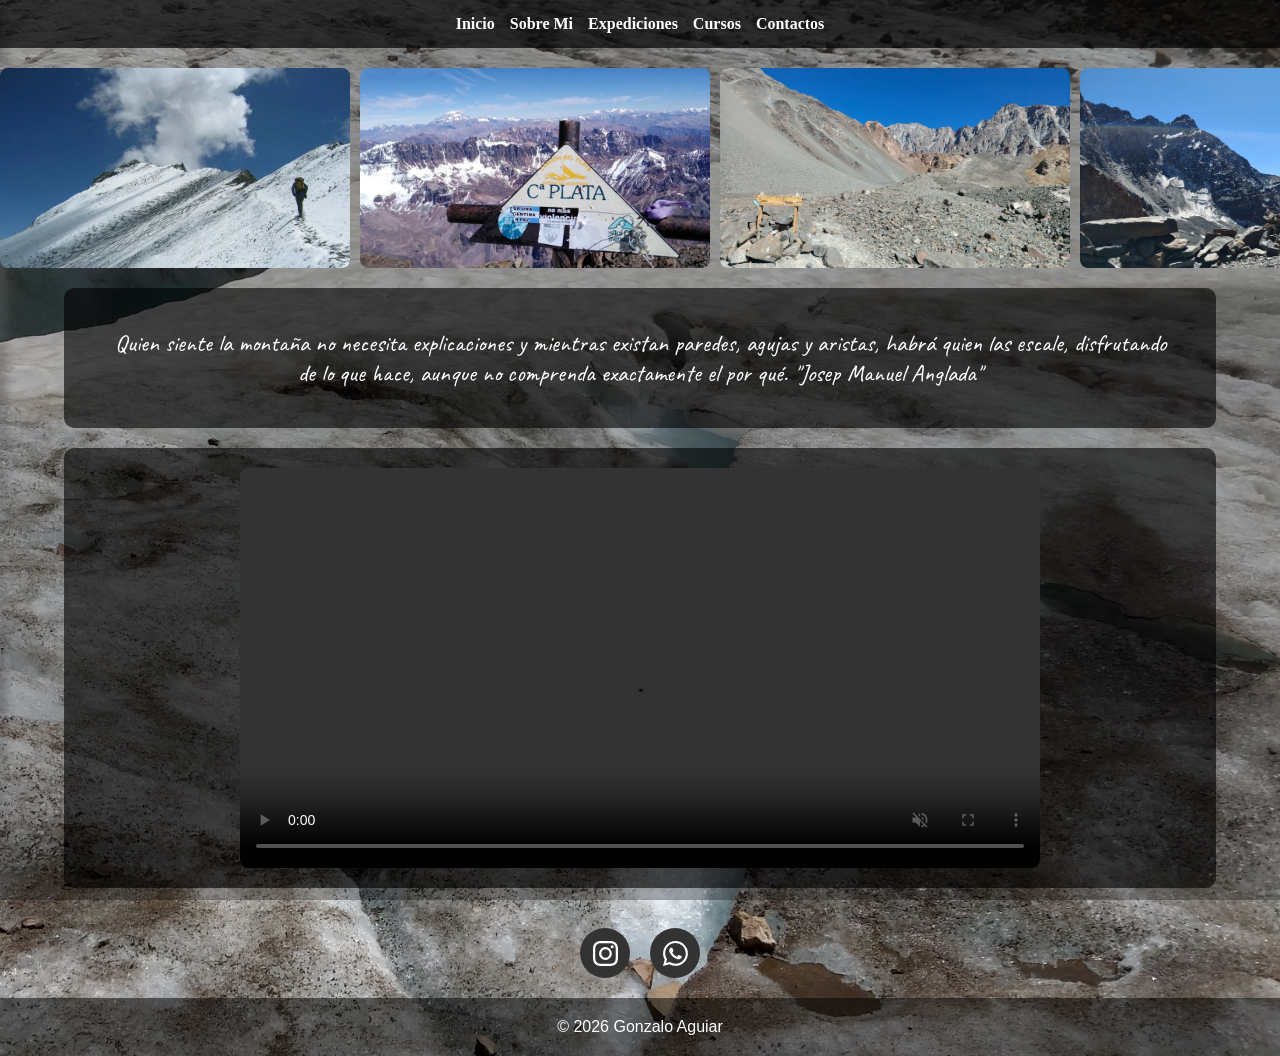
<file: index.html>
<!DOCTYPE html>
<html lang="es">

<head>
    <meta charset="UTF-8">
    <meta name="description"
        content="Guía profesional de montaña: expediciones, ascensos y cursos técnicos. Seguridad y experiencia en cada aventura. Consultá nuestras próximas salidas y capacitaciones.">
    <meta name="robots" content="index, follow">
    <link rel="canonical" href="https://www.tuweb.com/pagina-actual">
    <link rel="icon" href="limitevertical1.png" type="image/png">
    <meta name="viewport" content="width=device-width, initial-scale=1.0">
    <link rel="stylesheet" href="./styles.css">
    <title> Limite vertical | Expediciones </title>
    
</head>

<body>
    <header id="inicio">
        <nav class="nav">
            <a href="index.html#inicio">Inicio</a>
            <a href="Sobre Mi.html">Sobre Mi</a>
            <a href="Expediciones.html">Expediciones</a>
            <a href="cursos.html">Cursos</a>
            <a href="contactos.html">Contactos</a>
    </header>
    </nav>
    <div class="ventana-carrusel">
        <div class="carrusel">
            <img src="vallecito/Vallecito3.webp" alt="Vallecito3">
            <img src="carusel/cumbre plata.jpg" alt="cumbre plata">
            <img src="carusel/infiernillo.jpeg" alt="infiernillo">
            <img src="carusel/salto 1.jpeg" alt="salto1">
            <img src="carusel/salto 2.jpeg" alt="salto2">
            <img src="carusel/veguita inferior.jpeg" alt="veguita">
            <img src="carusel/tromen.jpg" alt="tromen">
            <img src="carusel/lanin1.jpg" alt="lanin">
        </div>
    </div>
    <section>
        <p class="p">Quien siente la montaña no necesita explicaciones y mientras existan paredes, agujas y aristas,
            habrá quien las escale, disfrutando de lo que hace, aunque no comprenda exactamente el por qué. "Josep
            Manuel Anglada"</p>
    </section>
    <section>
        <video autoplay muted loop playsinline width="640" height="360" controls src="Videos/Dron.mp4" type=video/mp4
            class="dron">
        </video>
    </section>
    <div class="card3">
        <a href="#" class="redesociales contenedoruno">
            <svg class="socialSvg instagramSvg" viewBox="0 0 16 16">
                <path
                    d="M8 0C5.829 0 5.556.01 4.703.048 3.85.088 3.269.222 2.76.42a3.917 3.917 0 0 0-1.417.923A3.927 3.927 0 0 0 .42 2.76C.222 3.268.087 3.85.048 4.7.01 5.555 0 5.827 0 8.001c0 2.172.01 2.444.048 3.297.04.852.174 1.433.372 1.942.205.526.478.972.923 1.417.444.445.89.719 1.416.923.51.198 1.09.333 1.942.372C5.555 15.99 5.827 16 8 16s2.444-.01 3.298-.048c.851-.04 1.434-.174 1.943-.372a3.916 3.916 0 0 0 1.416-.923c.445-.445.718-.891.923-1.417.197-.509.332-1.09.372-1.942C15.99 10.445 16 10.173 16 8s-.01-2.445-.048-3.299c-.04-.851-.175-1.433-.372-1.941a3.926 3.926 0 0 0-.923-1.417A3.911 3.911 0 0 0 13.24.42c-.51-.198-1.092-.333-1.943-.372C10.443.01 10.172 0 7.998 0h.003zm-.717 1.442h.718c2.136 0 2.389.007 3.232.046.78.035 1.204.166 1.486.275.373.145.64.319.92.599.28.28.453.546.598.92.11.281.24.705.275 1.485.039.843.047 1.096.047 3.231s-.008 2.389-.047 3.232c-.035.78-.166 1.203-.275 1.485a2.47 2.47 0 0 1-.599.919c-.28.28-.546.453-.92.598-.28.11-.704.24-1.485.276-.843.038-1.096.047-3.232.047s-2.39-.009-3.233-.047c-.78-.036-1.203-.166-1.485-.276a2.478 2.478 0 0 1-.92-.598 2.48 2.48 0 0 1-.6-.92c-.109-.281-.24-.705-.275-1.485-.038-.843-.046-1.096-.046-3.233 0-2.136.008-2.388.046-3.231.036-.78.166-1.204.276-1.486.145-.373.319-.64.599-.92.28-.28.546-.453.92-.598.282-.11.705-.24 1.485-.276.738-.034 1.024-.044 2.515-.045v.002zm4.988 1.328a.96.96 0 1 0 0 1.92.96.96 0 0 0 0-1.92zm-4.27 1.122a4.109 4.109 0 1 0 0 8.217 4.109 4.109 0 0 0 0-8.217zm0 1.441a2.667 2.667 0 1 1 0 5.334 2.667 2.667 0 0 1 0-5.334z">
                </path>
            </svg>
        </a>
        <a href="#" class="redesociales contenedordos">
            <svg class="socialSvg whatsappSvg" viewBox="0 0 16 16">
                <path
                    d="M13.601 2.326A7.854 7.854 0 0 0 7.994 0C3.627 0 .068 3.558.064 7.926c0 1.399.366 2.76 1.057 3.965L0 16l4.204-1.102a7.933 7.933 0 0 0 3.79.965h.004c4.368 0 7.926-3.558 7.93-7.93A7.898 7.898 0 0 0 13.6 2.326zM7.994 14.521a6.573 6.573 0 0 1-3.356-.92l-.24-.144-2.494.654.666-2.433-.156-.251a6.56 6.56 0 0 1-1.007-3.505c0-3.626 2.957-6.584 6.591-6.584a6.56 6.56 0 0 1 4.66 1.931 6.557 6.557 0 0 1 1.928 4.66c-.004 3.639-2.961 6.592-6.592 6.592zm3.615-4.934c-.197-.099-1.17-.578-1.353-.646-.182-.065-.315-.099-.445.099-.133.197-.513.646-.627.775-.114.133-.232.148-.43.05-.197-.1-.836-.308-1.592-.985-.59-.525-.985-1.175-1.103-1.372-.114-.198-.011-.304.088-.403.087-.088.197-.232.296-.346.1-.114.133-.198.198-.33.065-.134.034-.248-.015-.347-.05-.099-.445-1.076-.612-1.47-.16-.389-.323-.335-.445-.34-.114-.007-.247-.007-.38-.007a.729.729 0 0 0-.529.247c-.182.198-.691.677-.691 1.654 0 .977.71 1.916.81 2.049.098.133 1.394 2.132 3.383 2.992.47.205.84.326 1.129.418.475.152.904.129 1.246.08.38-.058 1.171-.48 1.338-.943.164-.464.164-.86.114-.943-.049-.084-.182-.133-.38-.232z">
                </path>
            </svg>
        </a>
    </div>
    <footer class="copyright">
        <p>&copy; 2026 Gonzalo Aguiar</p>
    </footer>
</body>

</html>
</file>
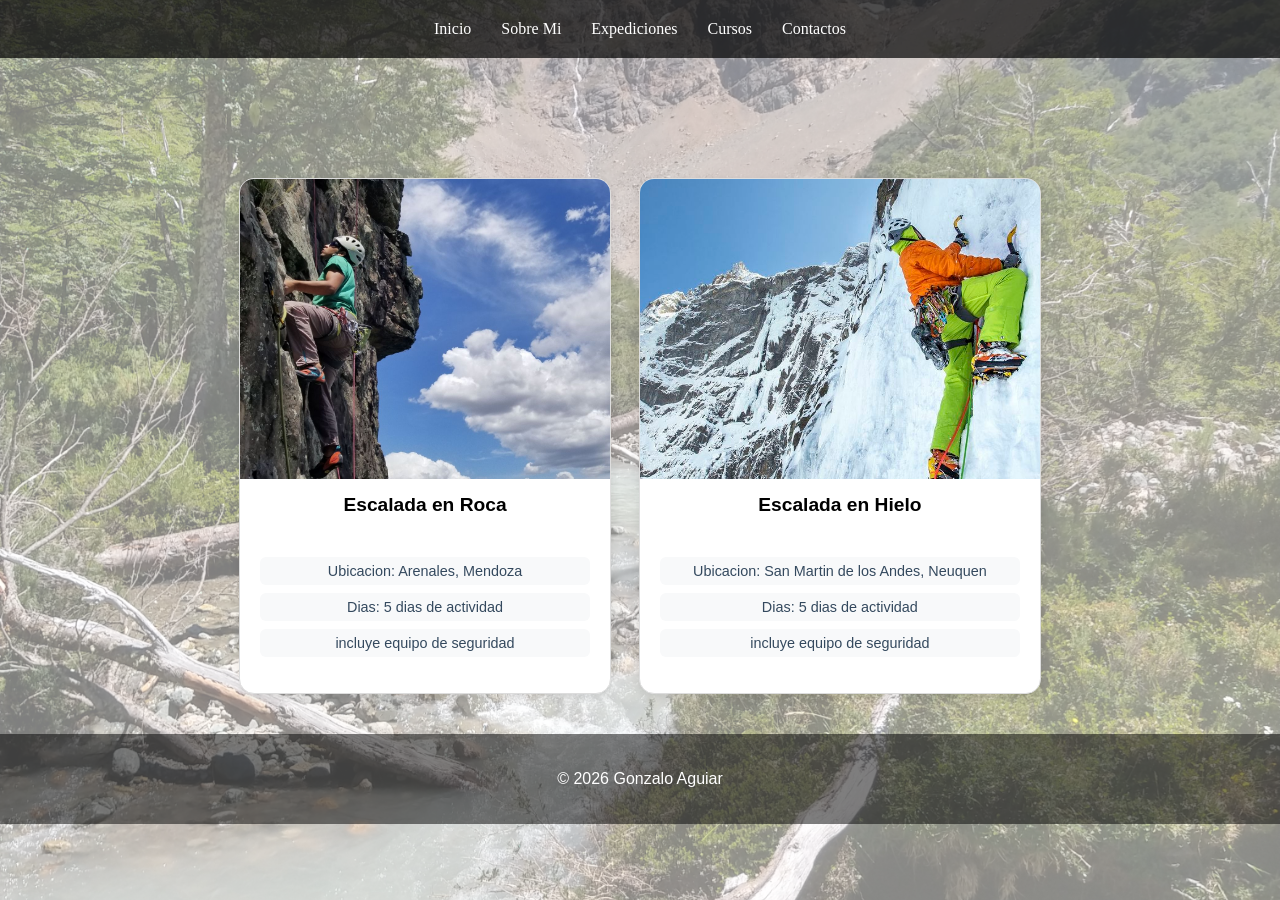
<file: cursos.html>
<!DOCTYPE html>
<html lang="es">

<head>
    <meta charset="UTF-8">
    <meta name="description"
        content="Guía profesional de montaña: expediciones, ascensos y cursos técnicos. Seguridad y experiencia en cada aventura. Consultá nuestras próximas salidas y capacitaciones.">
    <meta name="robots" content="index, follow">
    <link rel="canonical" href="https://www.tuweb.com/pagina-actual">
    <link rel="icon" href="limitevertical1.png" type="image/png">
    <meta name="viewport" content="width=device-width, initial-scale=1.0">
    <link rel="stylesheet" href="cursos.css">
    <title> Limite vertical | Expediciones </title>

</head>
<header id="inicio">
    <nav class="nav">
        <a href="index.html#inicio">Inicio</a>
        <a href="Sobre Mi.html">Sobre Mi</a>
        <a href="Expediciones.html">Expediciones</a>
        <a href="cursos.html">Cursos</a>
        <a href="contactos.html">Contactos</a>
    </nav>
</header>
<section class="grid">
    <div class="card">
        <img src="Fondos/escalada en roca.jpg" alt="escalada en Roca">
        <p>Escalada en Roca</p>
        <ul>
            <li>Ubicacion: Arenales, Mendoza</li>
            <li>Dias: 5 dias de actividad</li>
            <li>incluye equipo de seguridad</li>
        </ul>
    </div>
    <div class="card">
        <img src="Fondos/escalada en hielo.jpg" alt="escalada en hielo">
        <p>Escalada en Hielo</p>
        <ul>
            <li>Ubicacion: San Martin de los Andes, Neuquen</li>
            <li>Dias: 5 dias de actividad</li>
            <li>incluye equipo de seguridad</li>
        </ul>
    </div>
</section>
    
    <footer class="copyright">
        <p>&copy; 2026 Gonzalo Aguiar</p>
    </footer>
</body>


</html>
</file>
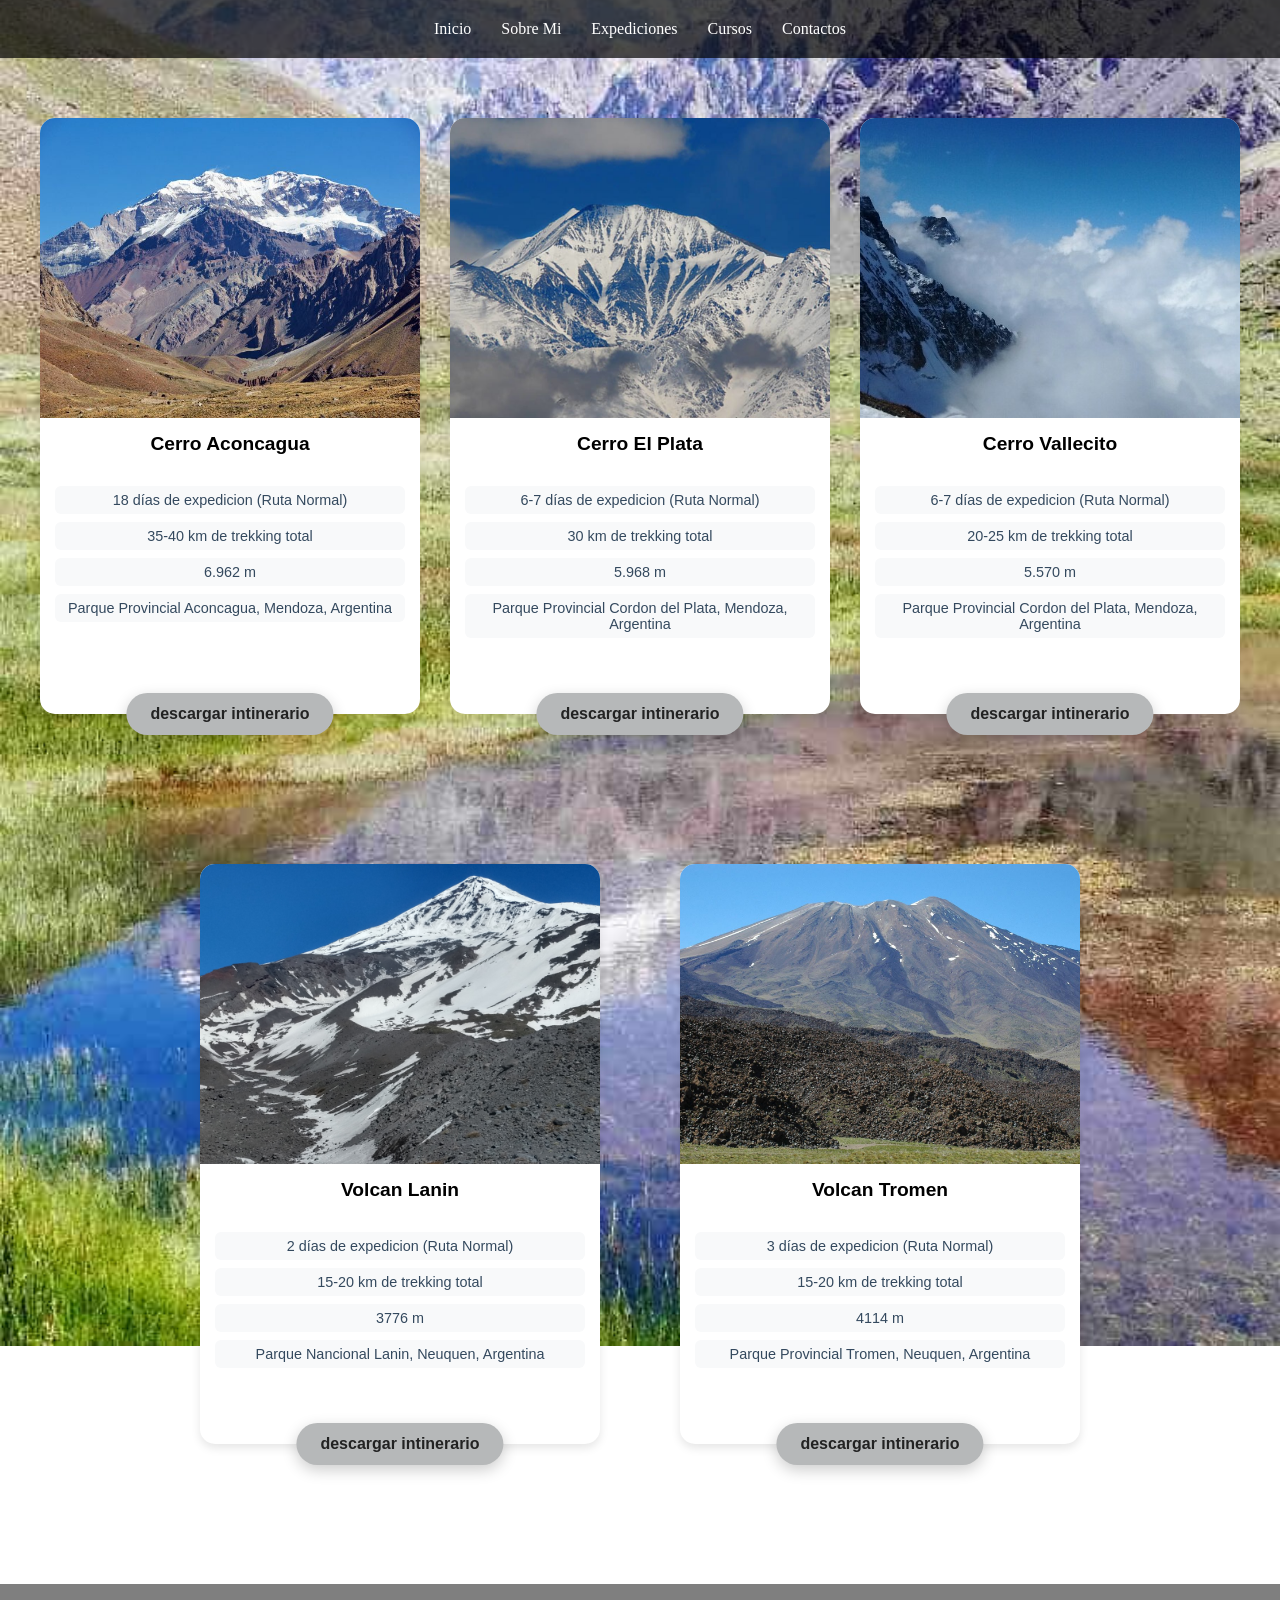
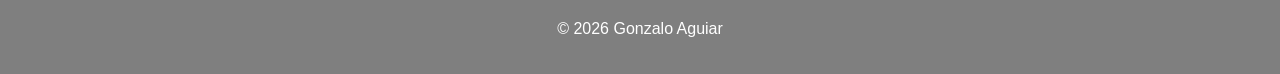
<file: Expediciones.html>
<!DOCTYPE html>
<html lang="es">
<head>
    <meta charset="UTF-8">
    <meta name="description" content="Guía profesional de montaña: expediciones, ascensos y cursos técnicos. Seguridad y experiencia en cada aventura. Consultá nuestras próximas salidas y capacitaciones.">
    <meta name="robots" content="index, follow">
    <link rel="canonical" href="https://www.tuweb.com/pagina-actual">
    <link rel="icon" href="limitevertical1.png" type="image/png">
    <meta name="viewport" content="width=device-width, initial-scale=1.0">
    <link rel="stylesheet" href="Expediciones.css">
    <title> Limite vertical | Expediciones </title>

</head>
<body>
 <header id="inicio">
    <nav class="nav">
        <a href="index.html#inicio">Inicio</a>
        <a href="Sobre Mi.html">Sobre Mi</a>
        <a href="Expediciones.html">Expediciones</a>
        <a href="cursos.html">Cursos</a>
        <a href="contactos.html">Contactos</a>
    </nav>
</header>
<section class="grid">
<div class="card"> 
    <img src="aconcagua/aconcagua1.jpg" alt="aconcagua">
    <p>Cerro Aconcagua</p>
    <ul>
       <li>18 días de expedicion (Ruta Normal)</li>
       <li>35-40 km de trekking total</li>
       <li>6.962 m</li>
       <li>Parque Provincial Aconcagua, Mendoza, Argentina</li>
    </ul>
    <a href="aconcagua/CRONOGRAMA ASCENSO ACONCAGUA.pdf" target="_blank" class="boton">descargar intinerario</a>
</div>
<div class="card"> 
    <img src="plata/plata.jpg" alt="cerro-plata">
    <p>Cerro El Plata</p>
    <ul>
        <li> 6-7 días de expedicion (Ruta Normal)</li>
        <li> 30 km de trekking total</li>
        <li> 5.968 m </li>
        <li> Parque Provincial Cordon del Plata, Mendoza, Argentina </li>
    </ul>
    <a href="plata/CRONOGRAMA ASCENSO CERRO EL PLATA.pdf" target="_blank" class="boton">descargar intinerario</a>
</div>    
<div class="card">
    <img src="vallecito/vallecito 4.jpg" alt="Cerro Vallecito" class="vallecito4">
    <p>Cerro Vallecito</p>
    <ul>
       <li>6-7 días de expedicion (Ruta Normal)</li>
       <li>20-25 km de trekking total</li>
       <li> 5.570 m</li>
       <li>  Parque Provincial Cordon del Plata, Mendoza, Argentina</li>
    </ul>
        <a href="vallecito/CRONOGRAMA ASCENSO CERRO VALLECITO.pdf" target="_blank" class="boton"> descargar intinerario</a>
</div> 
</section>
<section class="grid-2">
    <div class="card-1">
    <img src="lanin/lanin2.jpg" alt="Vocan Lanin" class="lanin-2">
    <p>Volcan Lanin</p>
    <ul>
        <li>2 días de expedicion (Ruta Normal)</li>
        <li> 15-20 km de trekking total</li>
        <li> 3776 m</li>
        <li> Parque Nancional Lanin, Neuquen, Argentina </li>
    </ul>
    <a href="lanin/CRONOGRAMA ASCENSO VOLCAN LANIN.pdf" target="_blank" class="boton2">
       descargar intinerario    
    </a>    
    </div>        
    <div class="card-1"> 
        <img src="tromen/tromen 3.jpg" alt="Volcan-tromen" class="tromen-3">
    <p>Volcan Tromen</p>
    <ul>
       <li>3 días de expedicion (Ruta Normal)</li>
       <li>15-20 km de trekking total </li>
       <li> 4114 m </li>
       <li> Parque Provincial Tromen, Neuquen, Argentina</li>
    </ul>
<a href="tromen" target="_blank" class="boton2">
       descargar intinerario    
    </a>
</div>    
</section>

    <footer class="copyright">
        <p>&copy; 2026 Gonzalo Aguiar</p>
    </footer>
    
</body>
</html>
</file>
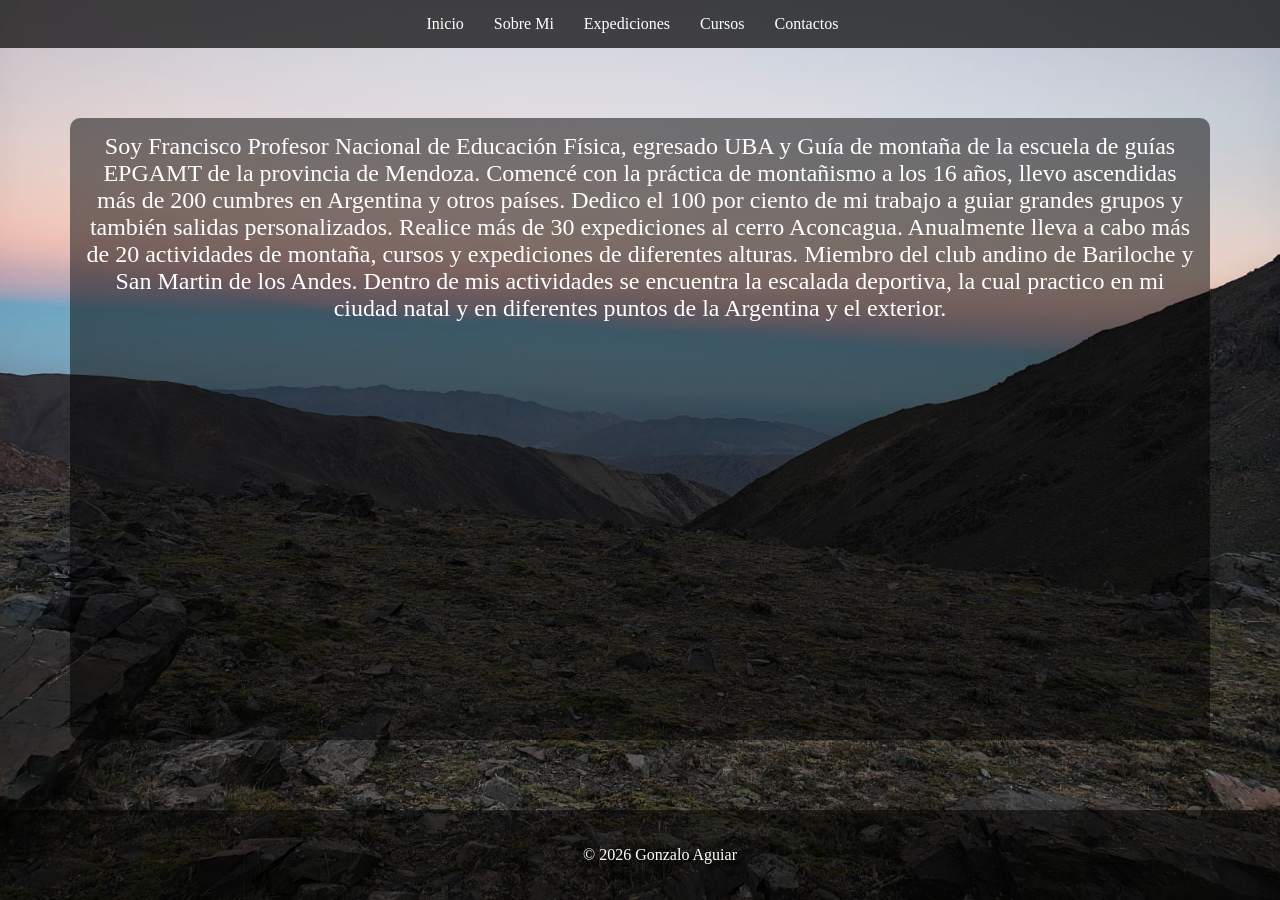
<file: Sobre mi.html>
<!DOCTYPE html>
<html lang="es">
<head>
    <meta charset="UTF-8">
    <meta name="viewport" content="width=device-width, initial-scale=1.0">
    <meta name="description"
        content="Guía profesional de montaña: expediciones, ascensos y cursos técnicos. Seguridad y experiencia en cada aventura. Consultá nuestras próximas salidas y capacitaciones.">
    <meta name="robots" content="index, follow">
    <link rel="canonical" href="https://www.tuweb.com/pagina-actual">
    <link rel="icon" href="limitevertical1.png" type="image/png">
    <link rel="stylesheet" href="Sobre mi.css">
    <title> Limite vertical | Expediciones </title>
</head>
<body>
    <header id="inicio">
<nav class="nav">
    <a href="index.html#inicio">Inicio</a>
    <a href="Sobre Mi.html">Sobre Mi</a>
    <a href="Expediciones.html">Expediciones</a>
    <a href="cursos.html">Cursos</a>
    <a href="contactos.html">Contactos</a>
</nav>
     </header>
<section class="section">
    <p class="p">Soy Francisco  Profesor Nacional de Educación Física, egresado UBA y Guía de montaña de la escuela de guías EPGAMT de la provincia de Mendoza. Comencé con la práctica de montañismo a los 16 años, llevo ascendidas más de 200 cumbres en Argentina y otros países. Dedico el 100 por ciento de mi trabajo a guiar grandes grupos y también salidas personalizados.
    Realice más de 30 expediciones al cerro Aconcagua. Anualmente lleva a cabo más de 20 actividades de montaña, cursos y expediciones de diferentes alturas.
    Miembro del club andino de Bariloche y San Martin de los Andes. Dentro de mis actividades se encuentra la escalada deportiva, la cual practico en mi ciudad natal y en diferentes puntos de la Argentina y el exterior.
    </p>
</section>
    <footer class="copyright">
        <p>&copy; 2026 Gonzalo Aguiar</p>
    </footer>

</body>

</html>
</file>
<file: styles.css>
@import url('https://fonts.googleapis.com/css2?family=Caveat:wght@400..700&display=swap');

* {
  margin: 0;
  padding: 0;
  box-sizing: border-box;
}

body {
  background-image: url("Fondos/bolson.jpg");
  background-size: cover;
  background-position: center;
  background-repeat: no-repeat;
  background-attachment: fixed; /* Mejor para móviles que el pseudo-elemento */
  min-height: 100vh;
  overflow-x: hidden;
  font-family: sans-serif;
}

/* Capa de opacidad sobre el fondo */
body::before {
  content: "";
  position: fixed;
  top: 0;
  left: 0;
  width: 100%;
  height: 100%;
  background-color: rgba(0, 0, 0, 0.3); /* Ajusta este color para la opacidad */
  z-index: -1;
}

/* NAVEGACIÓN RESPONSIVE */
.nav {
  background-color: rgba(0, 0, 0, 0.7);
  color: white;
  padding: 15px;
  position: sticky; /* Cambiado de fixed para no pisar el contenido */
  top: 0;
  z-index: 1000;
  display: flex;
  justify-content: center;
  flex-wrap: wrap;
  gap: 15px;
}

.nav a {
  color: white;
  text-decoration: none;
  transition: transform 0.3s ease;
  font-weight: bold;
  font-family: 'Times New Roman', Times, serif;
}

.nav a:hover {
  color: #f0f0f0;
  transform: scale(1.1); /* Esto hace que se agrande al pasar el mouse */
}

/* CARRUSEL INFINITO AJUSTADO */
.ventana-carrusel {
  width: 100%;
  overflow: hidden;
  position: relative;
  margin: 20px 0;
}

.ventana-carrusel .carrusel {
  display: flex;
  width: max-content;
  gap: 10px;
  animation: loop-infinito 20s linear infinite;
}

.ventana-carrusel .carrusel:hover {
  animation-play-state: paused;
}

.ventana-carrusel .carrusel img {
  width: 350px; /* Tamaño más manejable */
  height: 200px;
  object-fit: cover;
  border-radius: 8px;
  flex-shrink: 0;
}

/* TEXTOS Y CONTENEDORES */
.p {
  text-align: center;
  font-size: 1.5rem;
  font-family: 'Caveat', cursive;
  padding: 20px;
}

.hero, section {
  background-color: rgba(0, 0, 0, 0.6);
  color: white;
  padding: 20px;
  border-radius: 10px;
  margin: 20px auto;
  max-width: 90%; /* Evita que toque los bordes en móviles */
}

/* DRON - ELIMINADO EL ANCHO FIJO DE 800PX */
.dron {
  display: flex;
  flex-direction: column; /* Apila contenido en móviles */
  width: 100%;
  max-width: 800px;
  align-items: center;
  justify-content: center;
  margin: 0 auto;
  gap: 20px;
}

video, iframe {
  width: 100%;
  height: auto;
  border-radius: 8px;
}
.copyright {
    text-align: center;
    color: white;
    padding: 20px;
    background: rgba(0,0,0,0.5);
}
/* REDES SOCIALES */
/* Contenedor general de los logos */
.card3 {
  display: flex;
  gap: 20px;
  justify-content: center;
  align-items: center;
  padding: 20px;
}

/* Estilo base de los botones de redes sociales */
.redesociales {
  width: 50px;
  height: 50px;
  display: flex;
  align-items: center;
  justify-content: center;
  border-radius: 50%;
  background-color: #333; /* Fondo oscuro inicial */
  transition: all 0.4s cubic-bezier(0.175, 0.885, 0.32, 1.275);
  text-decoration: none;
}

.socialSvg {
  width: 25px;
  fill: white; /* Color del icono inicial */
  transition: all 0.3s ease;
}

/* --- ANIMACIONES INDIVIDUALES --- */

/* Instagram: Fondo degradado y pulso */
.contenedoruno:hover {
  background: radial-gradient(circle at 30% 107%, #fdf497 0%, #fdf497 5%, #fd5949 45%, #d6249f 60%, #285AEB 90%);
  transform: translateY(-5px);
  box-shadow: 0 10px 20px rgba(214, 36, 159, 0.3);
}

/* WhatsApp: Fondo verde y rebote */
.contenedordos:hover {
  background-color: #25D366;
  transform: translateY(-5px) scale(1.1);
  box-shadow: 0 10px 20px rgba(37, 211, 102, 0.3);
}

/* Animación de los iconos internos al hacer hover */
.redesociales:hover .socialSvg {
  transform: scale(1.2);
  animation: shake 0.5s ease-in-out;
}

/* Keyframes para un ligero movimiento de vibración */
@keyframes shake {
  0% { transform: rotate(0deg); }
  25% { transform: rotate(10deg); }
  50% { transform: rotate(-10deg); }
  75% { transform: rotate(5deg); }
  100% { transform: rotate(0deg); }
}

/*ANIMACION*/
/* Definición de la animación */
@keyframes loop-infinito {
  0% {
    transform: translateX(0);
  }
  100% {
    transform: translateX(-50%); 
  }
}

/* Aplicación en tu código existente */
.ventana-carrusel .carrusel {
  display: flex;
  width: max-content;
  gap: 10px;
  animation: loop-infinito 20s linear infinite;
}
/* --- MEDIA QUERIES OPTIMIZADAS --- */

@media (max-width: 768px) {
  .nav {
    padding: 10px;
    font-size: 0.9rem;
  }
  
  .hero, section {
    margin: 15px auto;
    padding: 15px;
  }

  .p {
    font-size: 1.2rem;
  }

  .ventana-carrusel .carrusel img {
    width: 250px;
    height: 150px;
  }
}

@media (max-width: 480px) {
  .nav {
    flex-direction: row; /* Mantiene links alineados si son pocos */
    justify-content: space-evenly;
  }

  .hero {
    font-size: 1rem;
  }
}
</file>
<file: cursos.css>
/* --- ESTILOS BASE Y FONDO --- */
body {
  position: relative;
  margin: 0;
  padding: 0;
  font-family: Arial, sans-serif;
}

body::before {
  content: "";
  background-image: url('Fondos/fondo cursos.jpg');
  background-size: cover;
  background-position: center;
  position: fixed;
  top: 0;
  left: 0;
  width: 100%;
  height: 100%;
  opacity: 0.5;
  z-index: -1;
}

/* --- NAVEGACIÓN --- */
.nav {
    position: sticky; /* Sticky es más amigable en móviles que fixed */
    top: 0;
    background-color: rgba(0, 0, 0, 0.7);
    color: white;
    padding: 15px;
    z-index: 1000;
    display: flex;
    justify-content: center;
    flex-wrap: wrap;
    gap: 10px;
}

.nav a {
    color: white;
    text-decoration: none;
    transition: transform 0.3s ease;
    padding: 5px 10px;
    font-family: 'Times New Roman', Times, serif;

}

.nav a:hover {
  color: #f0f0f0;
  transform: scale(1.1); /* Esto hace que se agrande al pasar el mouse */
}

/* --- GRID DE CONTENIDO --- */
.grid {
  display: grid;
  justify-content: center;
  gap: 30px;
  padding: 120px 20px 40px; /* Padding extra arriba por el nav fixed */
  /* PC por defecto: 2 columnas */
  grid-template-columns: repeat(2, auto);
}

/* --- TARJETAS (CARDS) --- */
.card {
  position: relative;
  border-radius: 15px;
  background: white;
  box-shadow: 0 4px 10px rgba(0, 0, 0, 0.1);
  display: flex;
  flex-direction: column;
  border: 1px solid #ddd;
  overflow: hidden;
  width: 100%;
  max-width: 400px; /* Tamaño máximo en PC */
  min-height: 500px;
  transition: transform 0.4s cubic-bezier(0.175, 0.885, 0.32, 1.275), box-shadow 0.4s ease;
  cursor: pointer;
}

.card:hover {
  transform: scale(1.03) translateY(-10px);
  box-shadow: 0 20px 40px rgba(0, 0, 0, 0.3);
}

.card img {
  width: 100%;
  height: 300px;
  object-fit: cover;
}

.card p {
  font-size: 1.2em;
  font-weight: bold;
  margin: 15px;
  text-align: center;
}

.card ul {
  flex: 1;
  padding: 10px 20px 20px;
  display: flex;
  flex-direction: column;
  gap: 8px;
  list-style: none;
}

.card li {
  font-weight: 500;
  color: #34495e;
  text-align: center;
  padding: 6px;
  font-size: 0.9rem;
  background: #f8f9fa;
  border-radius: 6px;
}

.copyright {
    text-align: center;
    color: white;
    padding: 20px;
    background: rgba(0,0,0,0.5);
}
/* --- MEDIA QUERIES (RESPONSIVE) --- */

/* TABLETS (Menos de 900px) */
@media (max-width: 900px) {
  .grid {
    grid-template-columns: repeat(2, 1fr); /* Las columnas usan el espacio disponible */
    gap: 20px;
  }
  
  .nav {
    flex-direction: column;
    align-items: center;
    text-align: center;
    gap: 10px;
    width: calc(100% - 20px);
    left: 0;
  }
}

/* CELULARES (Menos de 650px) */
@media (max-width: 650px) {
  .grid {
    grid-template-columns: 1fr; /* Una sola columna */
    padding-top: 180px; /* Más espacio porque el nav vertical es más alto */
  }

  .card {
    max-width: 100%; /* La tarjeta ocupa todo el ancho del celular */
    min-height: auto;
  }

  .card img {
    height: 250px; /* Imagen más pequeña en móviles */
  }
}

/* ANIMACIONES */
@keyframes slide-in-top {
  0% { transform: translateY(-20px); opacity: 0; }
  100% { transform: translateY(0); opacity: 1; }
}
@keyframes loop-infinito {
  0% {
    transform: translateX(0);
  }

}
</file>
<file: Expediciones.css>
/* --- BASE & FONDO (Original) --- */
body {
    background-image: url(Fondos/aconcagua.jpg);
    background-size: cover;
    background-repeat: no-repeat;
    background-position: center;
    background-attachment: fixed;
    margin: 0;
    padding: 0;
    min-height: 100vh;
    font-family: sans-serif;
}

/* --- NAVEGACIÓN (Original respetado) --- */
.nav {
    position: sticky;
    top: 0;
    background-color: rgba(0, 0, 0, 0.7);
    color: white;
    padding: 15px;
    z-index: 1000;
    display: flex;
    justify-content: center;
    flex-wrap: wrap;
    gap: 10px;
}

.nav a {
    color: white;
    text-decoration: none;
    transition: transform 0.3s ease;
    padding: 5px 10px;
    font-family: 'Times New Roman', Times, serif;
}

.nav a:hover {
    color: #f0f0f0;
    transform: scale(1.1);
}

/* --- CONTENEDORES (Grid adaptativo) --- */
.grid {
    display: grid;
    grid-template-columns: repeat(3, 1fr); /* 3 columnas en PC */
    gap: 30px;
    padding: 20px;
    max-width: 1200px;
    margin: 40px auto;
}

.grid-2 {
    display: grid;
    grid-template-columns: repeat(2, 1fr); /* 2 columnas para Lanín/Tromen en PC */
    gap: 60px;
    padding: 40px 20px;
    max-width: 900px;
    margin: 0 auto;
}

/* --- TARJETAS (Respetando tu diseño original) --- */
.card, .card-1 {
    position: relative;
    background: white;
    border-radius: 15px;
    box-shadow: 0 4px 10px rgba(0, 0, 0, 0.1);
    display: flex;
    flex-direction: column;
    overflow: visible; /* Importante para que el botón sobresalga */
    transition: transform 0.4s cubic-bezier(0.175, 0.885, 0.32, 1.275), box-shadow 0.4s ease;
    cursor: pointer;
    width: 100%;
    max-width: 400px;
    margin: 0 auto 50px;
    min-height: 450px;
}

.card:hover, .card-1:hover {
    transform: scale(1.03) translateY(-10px);
    box-shadow: 0 20px 40px rgba(0, 0, 0, 0.3);
}

.card img, .tromen-3, .lanin-2 {
    width: 100%;
    height: 300px;
    object-fit: cover;
    border-radius: 15px 15px 0 0;
}

.card p, .card-1 p {
    font-size: 1.2em;
    font-weight: bold;
    margin: 15px;
    text-align: center;
}

.card ul, .card-1 ul {
    flex: 1;
    padding: 0 15px 60px;
    list-style: none;
    display: flex;
    flex-direction: column;
    gap: 8px;
}

.card li, .card-1 li {
    font-size: 0.9rem;
    background: #f8f9fa;
    padding: 6px;
    border-radius: 6px;
    text-align: center;
    color: #34495e;
}

/* --- BOTONES (Originales) --- */
.boton, .boton2 {
    position: absolute;
    bottom: 0;
    left: 50%;
    transform: translate(-50%, 50%);
    background-color: #b6b8b9;
    color: #222;
    padding: 12px 24px;
    border-radius: 50px;
    font-weight: bold;
    text-decoration: none;
    box-shadow: 0 5px 15px rgba(0,0,0,0.2);
    white-space: nowrap;
    z-index: 10;
    transition: 0.3s;
}

.boton:hover, .boton2:hover {
    background-color: #a0a2a3;
    transform: translate(-50%, 45%);
}

/* --- MEDIA QUERIES (Puntos de corte solicitados) --- */

/* 1. PC (1200px) - Ajuste de ancho máximo */
@media (max-width: 1200px) {
    .grid {
        grid-template-columns: repeat(auto-fit, minmax(300px, 1fr));
        max-width: 95%;
    }
}

/* 2. Tablet (800px) - Cambio a columna única */
@media (max-width: 800px) {
    .grid, .grid-2 {
        grid-template-columns: 1fr !important; /* Forzamos una sola columna */
        gap: 100px; /* Espacio para el botón de la tarjeta superior */
        max-width: 500px;
    }
    
    .card img, .tromen-3, .lanin-2 {
        height: 250px; /* Reducimos un poco la imagen en tablets */
    }
}

/* --- MEDIA QUERY PARA MÓVIL (500px) --- */
@media (max-width: 500px) {
    .nav {
        flex-direction: column !important;
        align-items: center;
        padding: 20px 0;
    }

    .nav a {
        width: 100%;
        text-align: center;
        padding: 12px 0;
        border-bottom: 1px solid rgba(255, 255, 255, 0.1);
    }

    .grid, .grid-2 {
        gap: 110px !important;
        padding: 10px;
    }

    .card, .card-1 {
        width: 95% !important;
        /* Evitamos que paddings internos afecten el centrado del botón */
        box-sizing: border-box; 
    }

    /* AJUSTE ESPECÍFICO PARA EL BOTÓN */
    .boton, .boton2 {
        /* Cambiamos el ancho fijo por uno basado en contenido */
        width: auto !important;
        min-width: 200px; /* Asegura un tamaño mínimo visualmente agradable */
        max-width: 90%;   /* Evita que se salga de la tarjeta */
        
        /* Forzamos el centrado absoluto */
        left: 50% !important;
        bottom: 0 !important;
        transform: translate(-50%, 50%) !important;
        
        /* Estabilización de texto */
        text-align: center;
        white-space: nowrap; /* Mantiene el texto en una línea */
        padding: 12px 20px !important; /* Espaciado interno equilibrado */
    }

    .card img, .card-1 img, .tromen-3, .lanin-2 {
        height: 220px !important;
    }
}


/* --- FOOTER --- */
.copyright {
    text-align: center;
    color: white;
    padding: 20px;
    background: rgba(0,0,0,0.5);
    margin-top: 50px;
}
</file>
<file: Sobre mi.css>
.nav {
  position: sticky; /* Sticky es mejor para formularios largos */
  top: 0;
  background-color: rgba(0, 0, 0, 0.7);
  color: white;
  padding: 15px;
  z-index: 1000;
  display: flex;
  justify-content: center;
  flex-wrap: wrap;
  gap: 15px;
}

.nav a {
  color: white;
  text-decoration: none;
  margin-right: 15px;
  transition: transform 0.3s ease;
  font-family: 'Times New Roman', Times, serif;

}

.nav a:hover {
  color: #f0f0f0;
  transform: scale(1.1); /* Esto hace que se agrande al pasar el mouse */
}

body {
    display: flex;
    flex-direction: column;
    margin: 0;
    padding: 0;
    min-height: 100vh;
    background-image: url(Fondos/atardercer.jpeg);
    z-index: -1;
    background-repeat: no-repeat;
    background-position: center;
    background-size: cover;
}

.section {
  flex: 1;  
  background-color: rgba(0, 0, 0, 0.5);
    color: white;
    padding: 15px;
    border-radius: 10px;
    margin: 70px;
}

.p {
    text-align: center;
    font-size: 1.5rem;
    font-family: caveat, cursive;
    margin: 0 auto;
}
.copyright {
    text-align: center;
    color: white;
    padding: 20px;
    width: 100%;
    background: rgba(0,0,0,0.5);
  
}

@media (max-width: 1200px), (max-width: 500px)
{
    .nav {
    flex-direction: column;
    text-align: center;
    gap: 15px;
    padding: 20px;
    }
}
@media (max-width: 1200px), (max-width: 500px)
{
    .section {
    flex-direction: column;
    text-align: center;
    gap: 50px;
    padding: 50px;
    }
}
@keyframes loop-infinito {
  0% {
    transform: translateX(0);
  }
}
</file>
